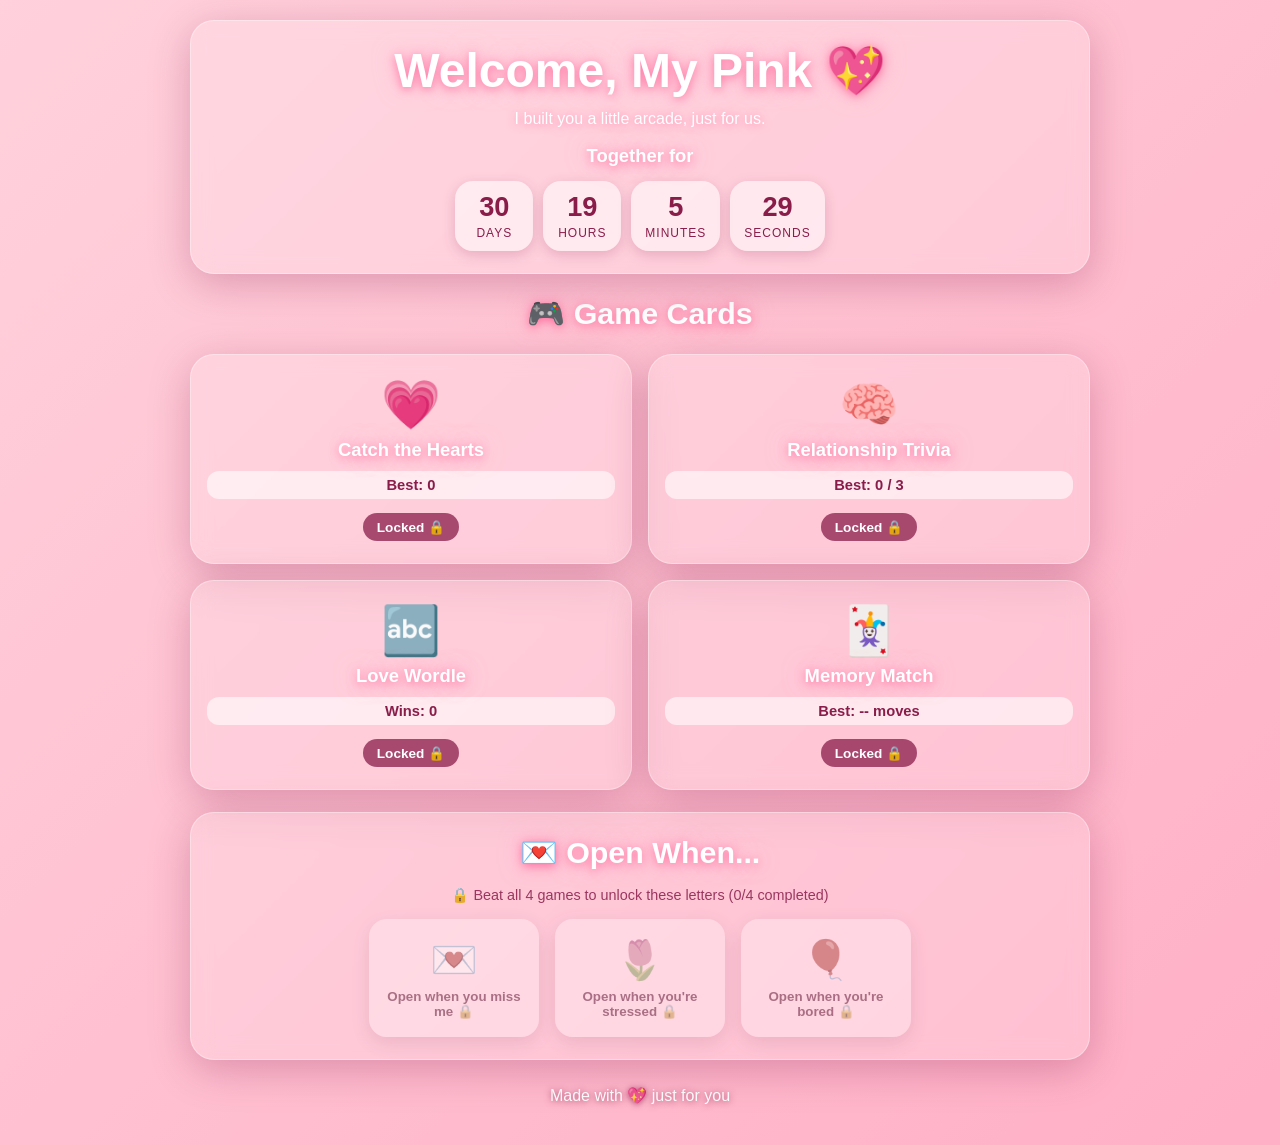
<file: Love-Arcade/index.html>
<!DOCTYPE html>
<html lang="en">
<head>
  <meta charset="UTF-8">
  <meta name="viewport" content="width=device-width, initial-scale=1.0">
  <title>Love Arcade 💖</title>
  <link rel="stylesheet" href="style.css">
  <style>
    /* Softlock styling for Open When envelopes */
    .envelope.locked {
      opacity: 0.55;
      filter: grayscale(0.45);
      cursor: not-allowed;
      position: relative;
    }
    .envelope.locked::after {
      content: " 🔒";
    }
    .envelopes-hint {
      text-align: center;
      font-size: 0.9rem;
      opacity: 0.85;
      margin-bottom: 12px;
    }
  </style>
</head>
<body>
  <div class="container">

    <header class="hero glass">
      <h1>Welcome, <span id="herName">My Pink</span> 💖</h1>
      <p class="tag">I built you a little arcade, just for us.</p>
      <h3>Together for</h3>
      <div class="counter" id="counter">
        <div class="unit"><b id="cDays">0</b><span>Days</span></div>
        <div class="unit"><b id="cHours">0</b><span>Hours</span></div>
        <div class="unit"><b id="cMins">0</b><span>Minutes</span></div>
        <div class="unit"><b id="cSecs">0</b><span>Seconds</span></div>
      </div>
    </header>

    <h2>🎮 Game Cards</h2>
    <section class="grid">
      <a class="game-card" href="games/catch-hearts.html">
        <span class="icon">💗</span>
        <h3>Catch the Hearts</h3>
        <div class="best" id="bestHearts">Best: 0</div>
        <span class="badge locked" id="badgeHearts">Locked 🔒</span>
      </a>
      <a class="game-card" href="games/trivia.html">
        <span class="icon">🧠</span>
        <h3>Relationship Trivia</h3>
        <div class="best" id="bestTrivia">Best: 0 / 3</div>
        <span class="badge locked" id="badgeTrivia">Locked 🔒</span>
      </a>
      <a class="game-card" href="games/wordle.html">
        <span class="icon">🔤</span>
        <h3>Love Wordle</h3>
        <div class="best" id="bestWordle">Wins: 0</div>
        <span class="badge locked" id="badgeWordle">Locked 🔒</span>
      </a>
      <a class="game-card" href="games/memory.html">
        <span class="icon">🃏</span>
        <h3>Memory Match</h3>
        <div class="best" id="bestMemory">Best: -- moves</div>
        <span class="badge locked" id="badgeMemory">Locked 🔒</span>
      </a>
    </section>

    <section class="glass">
      <h2>💌 Open When...</h2>
      <p class="envelopes-hint" id="envelopesHint"></p>
      <div class="envelopes">
        <button class="envelope" data-key="miss"><span class="e">💌</span>Open when you miss me</button>
        <button class="envelope" data-key="stressed"><span class="e">🌷</span>Open when you're stressed</button>
        <button class="envelope" data-key="bored"><span class="e">🎈</span>Open when you're bored</button>
      </div>
    </section>

    <footer>Made with 💖 just for you</footer>
  </div>

  <div class="modal hidden" id="modal">
    <div class="card">
      <h2 id="modalTitle"></h2>
      <p id="modalText"></p>
      <button class="btn small" id="modalClose">Close 💕</button>
    </div>
  </div>

  <script>
    /* ===== CUSTOMIZE: edit these values ===== */
    const HER_NAME = "My Pink";
    const START_DATE = "2026-11-04";            // YYYY-MM-DD (counts from midnight, her local time)
    const NOTES = {
      miss:     { title: "When you miss me 💌",     text: "Close your eyes and think of my hug. I'm always just an alarm away XD, and I'm missing you right back." },
      stressed: { title: "When you're stressed 🌷", text: "Breathe in, breathe out. You are strong, and I'm so proud of you. You've got this." },
      bored:    { title: "When you're bored 🎈",    text: "Challenge accepted: beat my high score in every game here. Loser owes the winner picture" }
    };
    /* ======================================= */

    document.getElementById("herName").textContent = HER_NAME;

    // Live counter
    const start = new Date(START_DATE + "T00:00:00");
    function tick() {
      let diff = Math.max(0, Date.now() - start.getTime());
      const secs = Math.floor(diff / 1000);
      const days = Math.floor(secs / 86400);
      const hours = Math.floor((secs % 86400) / 3600);
      const mins = Math.floor((secs % 3600) / 60);
      const s = secs % 60;
      document.getElementById("cDays").textContent = days;
      document.getElementById("cHours").textContent = hours;
      document.getElementById("cMins").textContent = mins;
      document.getElementById("cSecs").textContent = s;
    }
    tick();
    setInterval(tick, 1000);

    // Safe localStorage read
    function ls(key, fallback) {
      try {
        const v = localStorage.getItem(key);
        return v === null ? fallback : v;
      } catch (e) { return fallback; }
    }
    function setBadge(id, unlocked) {
      const el = document.getElementById(id);
      if (unlocked) {
        el.textContent = "Secret Unlocked 💖";
        el.className = "badge unlocked";
      } else {
        el.textContent = "Locked 🔒";
        el.className = "badge locked";
      }
    }

    // Track unlock state of each game
    const gamesStatus = [
      { name: "Catch the Hearts",    won: ls("heartsUnlocked", "false") === "true" },
      { name: "Relationship Trivia", won: ls("triviaUnlocked", "false") === "true" },
      { name: "Love Wordle",         won: parseInt(ls("wordleWins", "0"), 10) > 0 },
      { name: "Memory Match",        won: ls("memoryUnlocked", "false") === "true" }
    ];

    // Game cards
    document.getElementById("bestHearts").textContent = "Best: " + ls("heartsBest", "0");
    setBadge("badgeHearts", gamesStatus[0].won);

    document.getElementById("bestTrivia").textContent = "Best: " + ls("triviaBest", "0") + " / 3";
    setBadge("badgeTrivia", gamesStatus[1].won);

    document.getElementById("bestWordle").textContent = "Wins: " + ls("wordleWins", "0");
    setBadge("badgeWordle", gamesStatus[2].won);

    // Show best Memory Match score across difficulties (or fallback to legacy memoryBest)
    const memScores = ["memoryBest_easy", "memoryBest_medium", "memoryBest_hard", "memoryBest"]
      .map(k => parseInt(ls(k, "0"), 10))
      .filter(n => n > 0);
    const mb = memScores.length ? Math.min(...memScores) : null;
    document.getElementById("bestMemory").textContent = "Best: " + (mb ? mb + " moves" : "-- moves");
    setBadge("badgeMemory", gamesStatus[3].won);

    // Softlock check for Open When envelopes
    const remainingGames = gamesStatus.filter(g => !g.won);
    const allGamesWon = remainingGames.length === 0;
    const hintEl = document.getElementById("envelopesHint");
    const envelopeBtns = document.querySelectorAll(".envelope");

    if (allGamesWon) {
      hintEl.textContent = "💖 All games beaten! Your secret letters are unlocked:";
    } else {
      const wonCount = gamesStatus.length - remainingGames.length;
      hintEl.textContent = `🔒 Beat all 4 games to unlock these letters (${wonCount}/4 completed)`;
      envelopeBtns.forEach(btn => btn.classList.add("locked"));
    }

    // Envelopes modal
    const modal = document.getElementById("modal");
    envelopeBtns.forEach(btn => {
      btn.addEventListener("click", () => {
        if (!allGamesWon) {
          const missingNames = remainingGames.map(g => g.name).join(", ");
          document.getElementById("modalTitle").textContent = "Letters Locked 🔒";
          document.getElementById("modalText").textContent =
            `Beat all 4 arcade games first to unlock your Open When letters! Still to beat: ${missingNames}.`;
          modal.classList.remove("hidden");
          return;
        }

        const n = NOTES[btn.dataset.key];
        document.getElementById("modalTitle").textContent = n.title;
        document.getElementById("modalText").textContent = n.text;
        modal.classList.remove("hidden");
      });
    });
    document.getElementById("modalClose").addEventListener("click", () => modal.classList.add("hidden"));
    modal.addEventListener("click", e => { if (e.target === modal) modal.classList.add("hidden"); });
    document.addEventListener("keydown", e => { if (e.key === "Escape") modal.classList.add("hidden"); });
  </script>
</body>
</html>
</file>
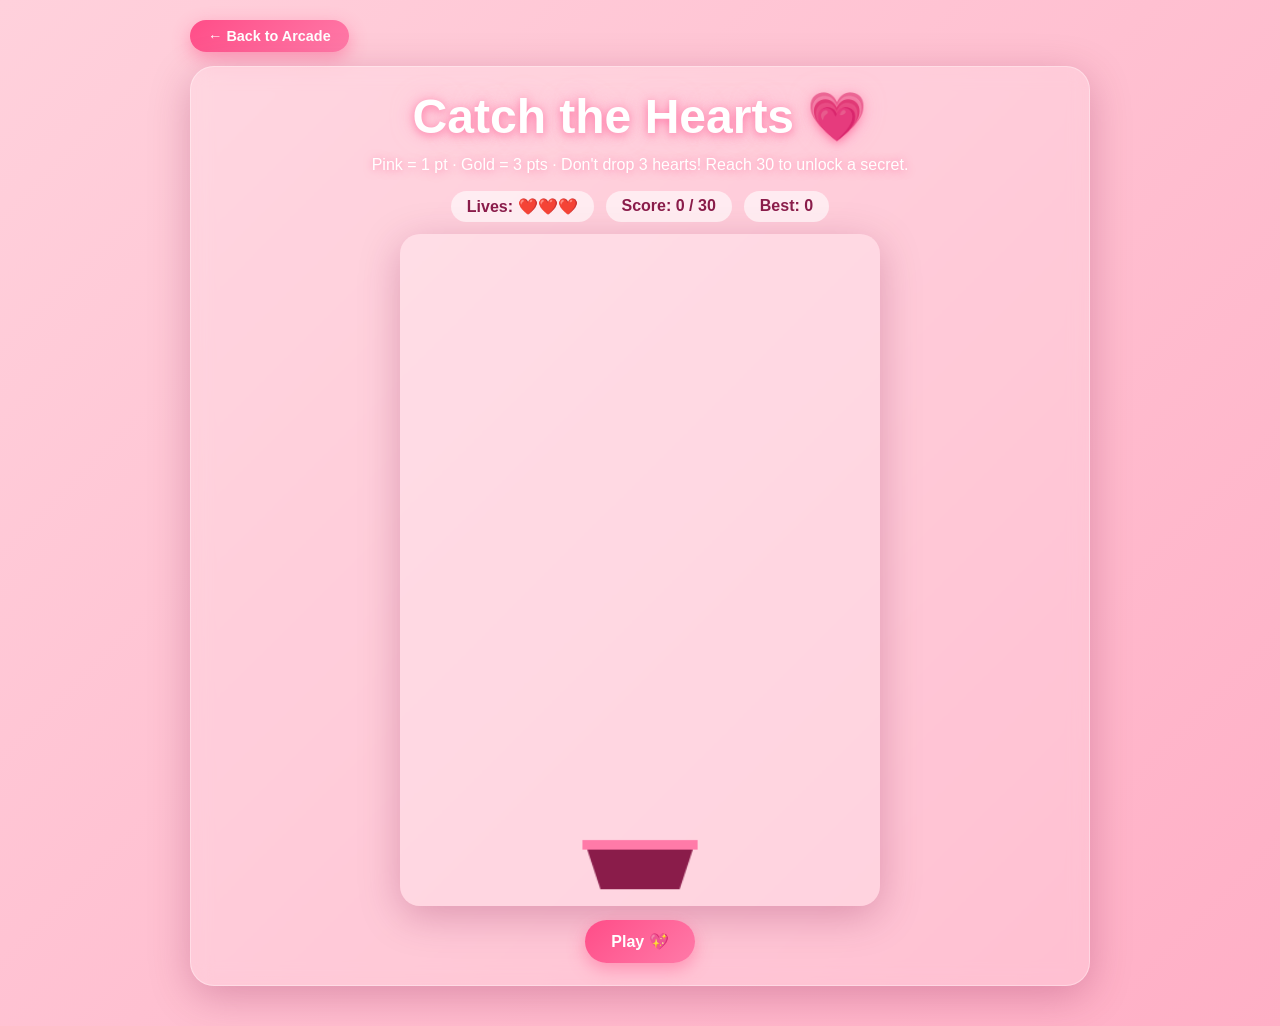
<file: Love-Arcade/games/catch-hearts.html>
<!DOCTYPE html>
<html lang="en">
<head>
  <meta charset="UTF-8">
  <meta name="viewport" content="width=device-width, initial-scale=1.0, user-scalable=no">
  <title>Catch the Hearts 💗</title>
  <link rel="stylesheet" href="../style.css">
  <style>
    /* Overlay Pop-up Modal (matches Memory Match & index.html) */
    .game-modal {
      position: fixed;
      inset: 0;
      background: rgba(15, 10, 25, 0.72);
      backdrop-filter: blur(6px);
      -webkit-backdrop-filter: blur(6px);
      display: flex;
      align-items: center;
      justify-content: center;
      padding: 20px;
      z-index: 999;
      animation: fadeIn 0.25s ease;
    }
    .game-modal.hidden {
      display: none;
    }
    .game-modal-card {
      background: rgba(255, 255, 255, 0.96);
      color: #2b1d2e;
      max-width: 400px;
      width: 100%;
      padding: 28px 24px;
      border-radius: 22px;
      text-align: center;
      box-shadow: 0 20px 50px rgba(0, 0, 0, 0.35);
      animation: popUp 0.28s cubic-bezier(0.18, 0.89, 0.32, 1.28);
    }
    .game-modal-card.win-theme {
      border: 2px solid #ff758f;
    }
    .game-modal-card.lose-theme {
      border: 2px solid #adb5bd;
    }
    .game-modal-card h2 {
      margin-top: 0;
      margin-bottom: 10px;
    }
    .game-modal-card p {
      line-height: 1.55;
      margin-bottom: 18px;
    }
    .modal-actions {
      display: flex;
      gap: 10px;
      justify-content: center;
      flex-wrap: wrap;
    }
    @keyframes fadeIn {
      from { opacity: 0; }
      to { opacity: 1; }
    }
    @keyframes popUp {
      from { opacity: 0; transform: scale(0.85) translateY(12px); }
      to { opacity: 1; transform: scale(1) translateY(0); }
    }
  </style>
</head>
<body>
  <div class="container">
    <a class="btn small back-btn" href="../index.html">← Back to Arcade</a>

    <div class="glass">
      <h1>Catch the Hearts 💗</h1>
      <p class="subtitle">Pink = 1 pt · Gold = 3 pts · Don't drop 3 hearts! Reach 30 to unlock a secret.</p>

      <div class="stats">
        <div class="pill">Lives: <span id="lives">❤️❤️❤️</span></div>
        <div class="pill">Score: <span id="score">0</span> / 30</div>
        <div class="pill">Best: <span id="best">0</span></div>
      </div>

      <canvas id="gameCanvas" width="400" height="560"></canvas>

      <div class="center" style="margin-top:14px; display:flex; gap:10px; justify-content:center; flex-wrap:wrap;">
        <button class="btn" id="startBtn">Play 💖</button>
        <button class="btn hidden" id="viewSecretBtn">View Secret 💖</button>
      </div>
    </div>
  </div>

  <!-- Pop-up Modal Over the Game (Win & Lose) -->
  <div class="game-modal hidden" id="gameModal">
    <div class="game-modal-card" id="modalCard">
      <h2 id="modalTitle"></h2>
      <p id="modalText"></p>
      <div class="modal-actions">
        <button class="btn" id="modalPlayAgainBtn">Play Again 💖</button>
        <button class="btn small" id="modalCloseBtn">Close 💕</button>
      </div>
    </div>
  </div>

  <script>
    /* ===== CUSTOMIZE ===== */
    const SECRET_MESSAGE = "You caught my heart a long time ago, and I'm never asking for it back. I love you infinitly. 💖";
    const WIN_SCORE = 30;
    const MAX_LIVES = 3;
    /* ===================== */

    const canvas = document.getElementById("gameCanvas");
    const ctx = canvas.getContext("2d");
    const W = canvas.width, H = canvas.height;

    const livesEl = document.getElementById("lives");
    const scoreEl = document.getElementById("score");
    const bestEl = document.getElementById("best");
    const startBtn = document.getElementById("startBtn");
    const viewSecretBtn = document.getElementById("viewSecretBtn");

    // Modal elements
    const gameModal = document.getElementById("gameModal");
    const modalCard = document.getElementById("modalCard");
    const modalTitle = document.getElementById("modalTitle");
    const modalText = document.getElementById("modalText");
    const modalPlayAgainBtn = document.getElementById("modalPlayAgainBtn");
    const modalCloseBtn = document.getElementById("modalCloseBtn");

    function lsGet(k, d) { try { const v = localStorage.getItem(k); return v === null ? d : v; } catch (e) { return d; } }
    function lsSet(k, v) { try { localStorage.setItem(k, v); } catch (e) {} }

    let best = parseInt(lsGet("heartsBest", "0"), 10) || 0;
    bestEl.textContent = best;
    if (lsGet("heartsUnlocked", "false") === "true") {
      viewSecretBtn.classList.remove("hidden");
    }

    const basket = { w: 90, h: 36, x: W / 2 - 45, y: H - 50, speed: 7 };
    let hearts = [];
    let score = 0;
    let lives = MAX_LIVES;
    let running = false;
    let spawnTimer = 0;
    let lastTime = 0;
    let missFlash = 0;
    let keys = { left: false, right: false };
    let ended = false;

    function showModal({ title, text, theme, showPlayAgain = true }) {
      modalTitle.textContent = title;
      modalText.textContent = text;
      modalCard.classList.remove("win-theme", "lose-theme");
      if (theme) modalCard.classList.add(theme);
      modalPlayAgainBtn.style.display = showPlayAgain ? "inline-block" : "none";
      gameModal.classList.remove("hidden");
    }

    function hideModal() {
      gameModal.classList.add("hidden");
    }

    function updateLivesDisplay() {
      const full = "❤️".repeat(Math.max(0, lives));
      const empty = "🤍".repeat(Math.max(0, MAX_LIVES - lives));
      livesEl.textContent = full + empty;
    }

    function drawHeart(x, y, size, color) {
      ctx.save();
      ctx.translate(x, y);
      ctx.beginPath();
      const s = size / 2;
      ctx.moveTo(0, s * 0.6);
      ctx.bezierCurveTo(-s * 1.6, -s * 0.4, -s * 0.7, -s * 1.4, 0, -s * 0.5);
      ctx.bezierCurveTo(s * 0.7, -s * 1.4, s * 1.6, -s * 0.4, 0, s * 0.6);
      ctx.closePath();
      ctx.fillStyle = color;
      ctx.shadowColor = color;
      ctx.shadowBlur = 10;
      ctx.fill();
      ctx.restore();
    }

    function drawBasket() {
      ctx.save();
      ctx.fillStyle = "#8a1c4a";
      ctx.beginPath();
      ctx.moveTo(basket.x, basket.y);
      ctx.lineTo(basket.x + basket.w, basket.y);
      ctx.lineTo(basket.x + basket.w - 12, basket.y + basket.h);
      ctx.lineTo(basket.x + 12, basket.y + basket.h);
      ctx.closePath();
      ctx.fill();
      ctx.fillStyle = "#ff7aa8";
      ctx.fillRect(basket.x - 3, basket.y - 5, basket.w + 6, 8);
      ctx.restore();
    }

    function spawnHeart() {
      const golden = Math.random() < 0.2;
      hearts.push({
        x: 20 + Math.random() * (W - 40),
        y: -20,
        size: golden ? 30 : 28,
        speed: 2 + Math.random() * 2 + score / 40,
        golden: golden
      });
    }

    function update(dt) {
      if (keys.left) basket.x -= basket.speed * dt;
      if (keys.right) basket.x += basket.speed * dt;
      basket.x = Math.max(0, Math.min(W - basket.w, basket.x));

      if (missFlash > 0) missFlash = Math.max(0, missFlash - 0.06 * dt);

      spawnTimer += dt;
      if (spawnTimer > 28) { spawnHeart(); spawnTimer = 0; }

      for (let i = hearts.length - 1; i >= 0; i--) {
        const h = hearts[i];
        h.y += h.speed * dt;

        const caught = h.y + h.size / 2 >= basket.y &&
                       h.y <= basket.y + basket.h &&
                       h.x >= basket.x - 6 && h.x <= basket.x + basket.w + 6;
        if (caught) {
          score += h.golden ? 3 : 1;
          scoreEl.textContent = score;
          hearts.splice(i, 1);
          checkWin();
        } else if (h.y > H + 15) {
          hearts.splice(i, 1);
          loseLife();
          if (ended) return;
        }
      }
    }

    function draw() {
      ctx.clearRect(0, 0, W, H);

      // Subtle red flash when a heart drops
      if (missFlash > 0) {
        ctx.fillStyle = `rgba(255, 77, 109, ${missFlash * 0.28})`;
        ctx.fillRect(0, 0, W, H);
      }

      hearts.forEach(h => drawHeart(h.x, h.y, h.size, h.golden ? "#ffc300" : "#ff4d88"));
      drawBasket();
    }

    function loop(ts) {
      if (!running) return;
      const dt = Math.min(2.5, (ts - lastTime) / 16.67 || 1);
      lastTime = ts;
      update(dt);
      draw();
      if (running) requestAnimationFrame(loop);
    }

    function loseLife() {
      if (ended) return;
      lives--;
      missFlash = 1;
      updateLivesDisplay();

      if (lives <= 0) {
        ended = true;
        running = false;
        draw();
        startBtn.textContent = "Play Again 💖";
        startBtn.classList.remove("hidden");

        setTimeout(() => {
          showModal({
            title: "Out of Hearts 💔",
            text: `You dropped 3 hearts and finished with ${score} / ${WIN_SCORE} points. Try again to unlock the secret!`,
            theme: "lose-theme",
            showPlayAgain: true
          });
        }, 250);
      }
    }

    function checkWin() {
      if (score > best) {
        best = score;
        bestEl.textContent = best;
        lsSet("heartsBest", String(best));
      }
      if (score >= WIN_SCORE && !ended) {
        ended = true;
        running = false;
        lsSet("heartsUnlocked", "true");
        viewSecretBtn.classList.remove("hidden");
        startBtn.textContent = "Play Again 💖";
        startBtn.classList.remove("hidden");
        draw();

        setTimeout(() => {
          showModal({
            title: "💌 Secret Unlocked!",
            text: SECRET_MESSAGE,
            theme: "win-theme",
            showPlayAgain: true
          });
        }, 250);
      }
    }

    function startGame() {
      hideModal();
      score = 0;
      lives = MAX_LIVES;
      missFlash = 0;
      scoreEl.textContent = 0;
      updateLivesDisplay();
      hearts = [];
      spawnTimer = 0;
      ended = false;
      basket.x = W / 2 - basket.w / 2;
      running = true;
      startBtn.classList.add("hidden");
      lastTime = performance.now();
      requestAnimationFrame(loop);
    }

    startBtn.addEventListener("click", startGame);
    modalPlayAgainBtn.addEventListener("click", startGame);
    modalCloseBtn.addEventListener("click", hideModal);
    gameModal.addEventListener("click", e => { if (e.target === gameModal) hideModal(); });
    document.addEventListener("keydown", e => { if (e.key === "Escape") hideModal(); });

    viewSecretBtn.addEventListener("click", () => {
      showModal({
        title: "💌 Secret Unlocked!",
        text: SECRET_MESSAGE,
        theme: "win-theme",
        showPlayAgain: false
      });
    });

    // Keyboard
    window.addEventListener("keydown", e => {
      if (e.key === "ArrowLeft") { keys.left = true; e.preventDefault(); }
      if (e.key === "ArrowRight") { keys.right = true; e.preventDefault(); }
    });
    window.addEventListener("keyup", e => {
      if (e.key === "ArrowLeft") keys.left = false;
      if (e.key === "ArrowRight") keys.right = false;
    });

    // Mouse + touch
    function moveBasketTo(clientX) {
      const rect = canvas.getBoundingClientRect();
      const scale = W / rect.width;
      basket.x = (clientX - rect.left) * scale - basket.w / 2;
      basket.x = Math.max(0, Math.min(W - basket.w, basket.x));
    }
    canvas.addEventListener("mousemove", e => { if (running) moveBasketTo(e.clientX); });
    canvas.addEventListener("touchstart", e => { if (running) { moveBasketTo(e.touches[0].clientX); e.preventDefault(); } }, { passive: false });
    canvas.addEventListener("touchmove", e => { if (running) { moveBasketTo(e.touches[0].clientX); e.preventDefault(); } }, { passive: false });

    // Initial idle frame
    updateLivesDisplay();
    draw();
  </script>
</body>
</html>
</file>
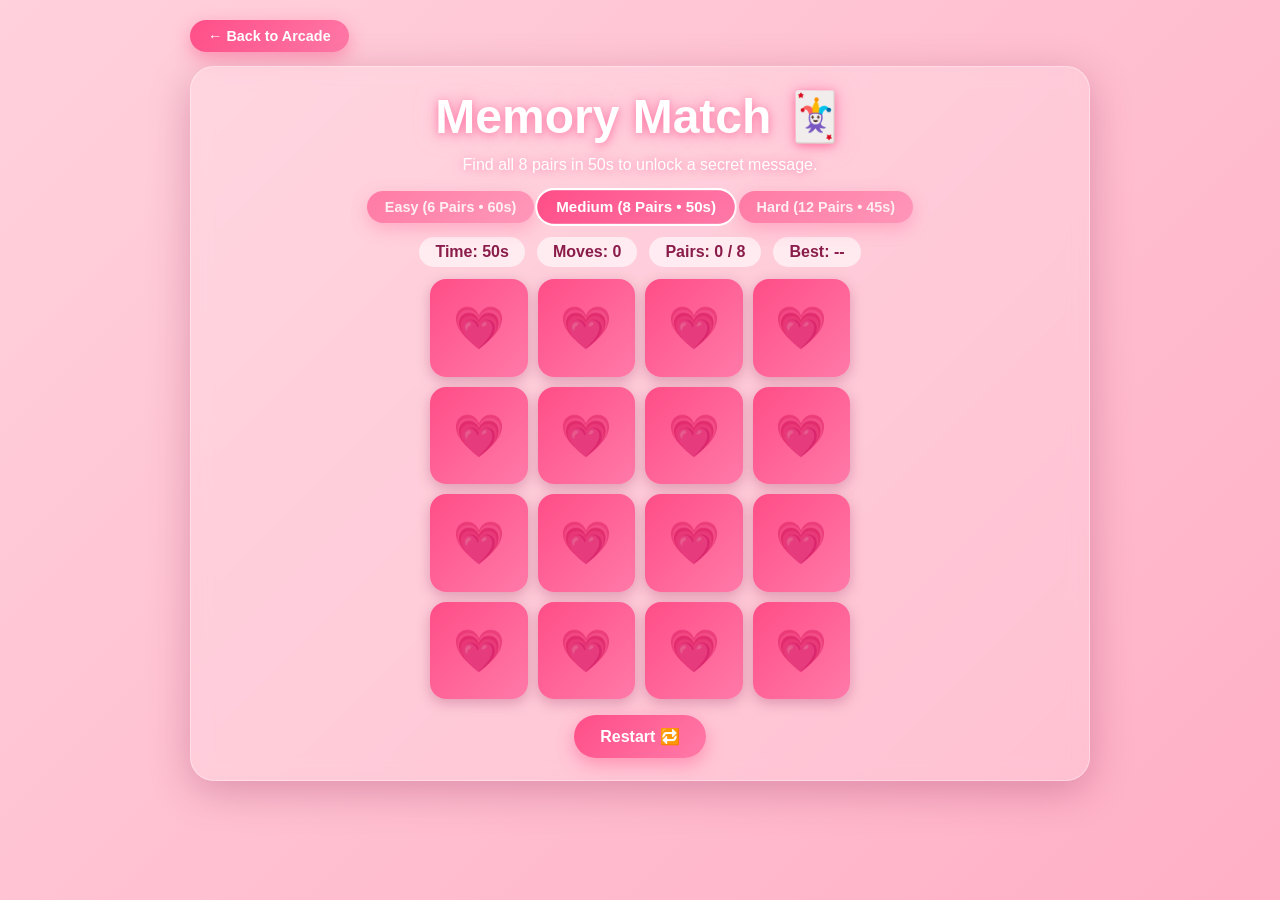
<file: Love-Arcade/games/memory.html>
<!DOCTYPE html>
<html lang="en">
<head>
  <meta charset="UTF-8">
  <meta name="viewport" content="width=device-width, initial-scale=1.0">
  <title>Memory Match 🃏</title>
  <link rel="stylesheet" href="../style.css">
  <style>
    /* Minimal helpers for difficulty selector, dynamic columns, and timer states */
    .difficulty-bar {
      display: flex;
      justify-content: center;
      gap: 8px;
      margin-bottom: 14px;
      flex-wrap: wrap;
    }
    .diff-btn {
      opacity: 0.65;
      transition: transform 0.15s ease, opacity 0.15s ease;
    }
    .diff-btn.active {
      opacity: 1;
      transform: scale(1.05);
      box-shadow: 0 0 0 2px currentColor;
    }
    .pill.warning {
      color: #ff4d6d;
      font-weight: bold;
      animation: pulse 0.8s infinite alternate;
    }
    @keyframes pulse {
      from { transform: scale(1); }
      to { transform: scale(1.06); }
    }
    .game-status {
      text-align: center;
      margin-top: 14px;
      font-weight: bold;
      color: #ff4d6d;
    }
  </style>
</head>
<body>
  <div class="container">
    <a class="btn small back-btn" href="../index.html">← Back to Arcade</a>

    <div class="glass">
      <h1>Memory Match 🃏</h1>
      <p class="subtitle" id="subtitle">Find all 8 pairs before time runs out to unlock a secret message.</p>

      <!-- Difficulty Selector -->
      <div class="difficulty-bar" id="difficultyBar">
        <button class="btn small diff-btn" data-diff="easy">Easy (6 Pairs • 60s)</button>
        <button class="btn small diff-btn active" data-diff="medium">Medium (8 Pairs • 50s)</button>
        <button class="btn small diff-btn" data-diff="hard">Hard (12 Pairs • 45s)</button>
      </div>

      <div class="stats">
        <div class="pill" id="timerPill">Time: <span id="timer">50</span>s</div>
        <div class="pill">Moves: <span id="moves">0</span></div>
        <div class="pill">Pairs: <span id="pairs">0</span> / <span id="totalPairs">8</span></div>
        <div class="pill">Best: <span id="best">--</span></div>
      </div>

      <div class="memory-grid" id="grid"></div>

      <div class="game-status hidden" id="statusMsg"></div>

      <div class="center" style="margin-top:16px;">
        <button class="btn" id="restartBtn">Restart 🔁</button>
      </div>

      <div class="secret hidden" id="secret">
        <h3>🎉 Secret Unlocked 💖</h3>
        <p id="secretText"></p>
      </div>
    </div>
  </div>

  <script>
    /* ===== CUSTOMIZE ===== */
    const SECRET_MESSAGE = "Every pair I find reminds me that I already found my perfect match: you. I love you more than all of these emojis combined! 💖";

    const DIFFICULTIES = {
      easy: {
        label: "Easy",
        pairs: 6,
        time: 60,
        cols: 4, // 4x3 grid (12 cards)
        emojis: ["💖", "🧸", "🍓", "💌", "🎀", "🌸"]
      },
      medium: {
        label: "Medium",
        pairs: 8,
        time: 50,
        cols: 4, // 4x4 grid (16 cards)
        emojis: ["💖", "🧸", "🍓", "💌", "🎀", "🌸", "💍", "🥂"]
      },
      hard: {
        label: "Hard",
        pairs: 12,
        time: 45,
        cols: 6, // 6x4 grid (24 cards)
        emojis: ["💖", "🧸", "🍓", "💌", "🎀", "🌸", "💍", "🥂", "🦋", "🍫", "🌹", "✨"]
      }
    };
    /* ===================== */

    function lsGet(k, d) { try { const v = localStorage.getItem(k); return v === null ? d : v; } catch (e) { return d; } }
    function lsSet(k, v) { try { localStorage.setItem(k, v); } catch (e) {} }

    const gridEl = document.getElementById("grid");
    const subtitleEl = document.getElementById("subtitle");
    const timerPillEl = document.getElementById("timerPill");
    const timerEl = document.getElementById("timer");
    const movesEl = document.getElementById("moves");
    const pairsEl = document.getElementById("pairs");
    const totalPairsEl = document.getElementById("totalPairs");
    const bestEl = document.getElementById("best");
    const statusMsgEl = document.getElementById("statusMsg");
    const secretEl = document.getElementById("secret");
    document.getElementById("secretText").textContent = SECRET_MESSAGE;

    let currentDiff = "medium";
    let first = null;
    let second = null;
    let busy = false;
    let gameOver = false;
    let moves = 0;
    let matched = 0;
    let timeLeft = DIFFICULTIES[currentDiff].time;
    let timerInterval = null;
    let timerStarted = false;

    function showBest() {
      const b = lsGet("memoryBest_" + currentDiff, null);
      bestEl.textContent = b ? b + " moves" : "--";
    }

    function shuffle(arr) {
      for (let i = arr.length - 1; i > 0; i--) {
        const j = Math.floor(Math.random() * (i + 1));
        [arr[i], arr[j]] = [arr[j], arr[i]];
      }
      return arr;
    }

    function stopTimer() {
      if (timerInterval) {
        clearInterval(timerInterval);
        timerInterval = null;
      }
      timerStarted = false;
    }

    function startTimer() {
      if (timerStarted) return;
      timerStarted = true;
      timerInterval = setInterval(() => {
        timeLeft--;
        timerEl.textContent = timeLeft;

        if (timeLeft <= 10) {
          timerPillEl.classList.add("warning");
        }

        if (timeLeft <= 0) {
          lose();
        }
      }, 1000);
    }

    function buildBoard() {
      stopTimer();
      const config = DIFFICULTIES[currentDiff];

      gridEl.innerHTML = "";
      gridEl.style.gridTemplateColumns = `repeat(${config.cols}, minmax(0, 1fr))`;

      first = second = null;
      busy = false;
      gameOver = false;
      moves = 0;
      matched = 0;
      timeLeft = config.time;

      subtitleEl.textContent = `Find all ${config.pairs} pairs in ${config.time}s to unlock a secret message.`;
      timerEl.textContent = timeLeft;
      timerPillEl.classList.remove("warning");
      movesEl.textContent = 0;
      pairsEl.textContent = 0;
      totalPairsEl.textContent = config.pairs;
      statusMsgEl.classList.add("hidden");
      statusMsgEl.textContent = "";
      showBest();

      if (lsGet("memoryUnlocked", "false") === "true") secretEl.classList.remove("hidden");
      else secretEl.classList.add("hidden");

      const deck = shuffle(config.emojis.concat(config.emojis));
      deck.forEach(emoji => {
        const card = document.createElement("button");
        card.className = "mem-card";
        card.type = "button";
        card.dataset.emoji = emoji;
        card.setAttribute("aria-label", "Memory card");
        card.innerHTML =
          '<div class="mem-inner">' +
            '<div class="mem-face mem-front">💗</div>' +
            '<div class="mem-face mem-back">' + emoji + '</div>' +
          '</div>';
        card.addEventListener("click", () => flip(card));
        gridEl.appendChild(card);
      });
    }

    function flip(card) {
      if (busy || gameOver) return;
      if (card.classList.contains("flipped") || card.classList.contains("matched")) return;

      // Start countdown on the player's very first flip
      if (!timerStarted) startTimer();

      card.classList.add("flipped");

      if (!first) {
        first = card;
        return;
      }

      second = card;
      busy = true;
      moves++;
      movesEl.textContent = moves;

      if (first.dataset.emoji === second.dataset.emoji) {
        first.classList.add("matched");
        second.classList.add("matched");
        matched++;
        pairsEl.textContent = matched;
        first = second = null;
        busy = false;
        if (matched === DIFFICULTIES[currentDiff].pairs) win();
      } else {
        setTimeout(() => {
          if (first) first.classList.remove("flipped");
          if (second) second.classList.remove("flipped");
          first = second = null;
          busy = false;
        }, 750);
      }
    }

    function win() {
      stopTimer();
      gameOver = true;
      timerPillEl.classList.remove("warning");

      const bestKey = "memoryBest_" + currentDiff;
      const prev = parseInt(lsGet(bestKey, "0"), 10) || 0;
      if (prev === 0 || moves < prev) lsSet(bestKey, String(moves));
      lsSet("memoryUnlocked", "true");
      showBest();

      setTimeout(() => {
        secretEl.classList.remove("hidden");
        secretEl.scrollIntoView({ behavior: "smooth", block: "center" });
      }, 450);
    }

    function lose() {
      stopTimer();
      gameOver = true;
      busy = true;
      timerPillEl.classList.remove("warning");
      statusMsgEl.textContent = "⏰ Time's up! Hit Restart to try again.";
      statusMsgEl.classList.remove("hidden");
    }

    // Difficulty button listeners
    document.querySelectorAll(".diff-btn").forEach(btn => {
      btn.addEventListener("click", () => {
        const selected = btn.dataset.diff;
        if (selected === currentDiff && timerStarted === false && moves === 0) return;

        currentDiff = selected;
        document.querySelectorAll(".diff-btn").forEach(b => b.classList.remove("active"));
        btn.classList.add("active");
        buildBoard();
      });
    });

    document.getElementById("restartBtn").addEventListener("click", buildBoard);

    buildBoard();
  </script>
</body>
</html>
</file>
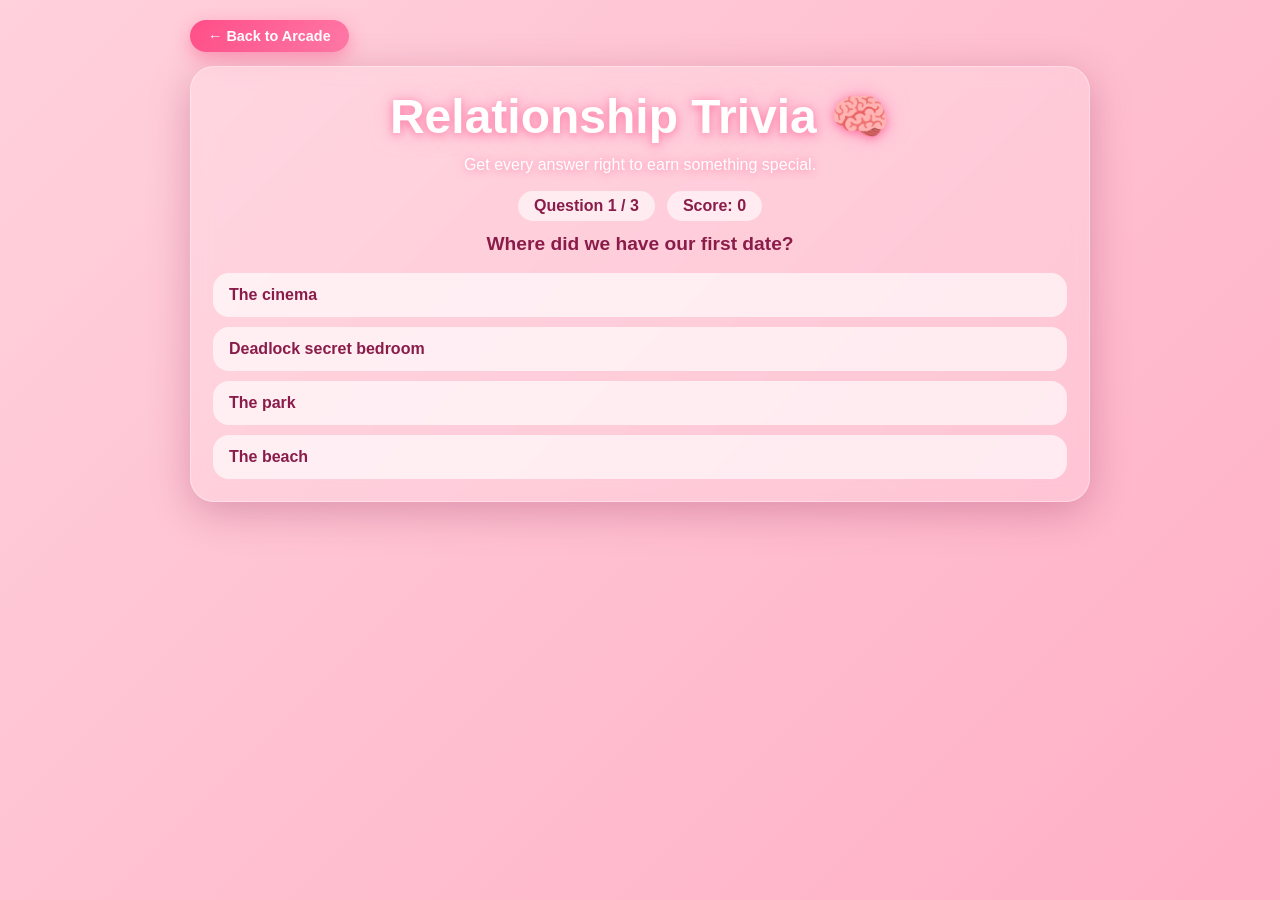
<file: Love-Arcade/games/trivia.html>
<!DOCTYPE html>
<html lang="en">
<head>
  <meta charset="UTF-8">
  <meta name="viewport" content="width=device-width, initial-scale=1.0">
  <title>Relationship Trivia 🧠</title>
  <link rel="stylesheet" href="../style.css">
</head>
<body>
  <div class="container">
    <a class="btn small back-btn" href="../index.html">← Back to Arcade</a>

    <div class="glass">
      <h1>Relationship Trivia 🧠</h1>
      <p class="subtitle">Get every answer right to earn something special.</p>

      <div class="stats">
        <div class="pill">Question <span id="qNum">1</span> / <span id="qTotal">3</span></div>
        <div class="pill">Score: <span id="score">0</span></div>
      </div>

      <div id="quiz">
        <div class="question" id="question"></div>
        <div class="options" id="options"></div>
      </div>

      <div class="center hidden" id="result">
        <h2 id="resultTitle"></h2>
        <p class="subtitle" id="resultText"></p>
        <button class="btn" id="retryBtn">Try Again 🔁</button>
      </div>

      <div class="certificate hidden" id="certificate">
        <div class="seal">🏅</div>
        <h2>Official Best Girlfriend Certificate</h2>
        <p>This certifies that</p>
        <h2 id="certName">My Pink</h2>
        <p>is hereby awarded the title of</p>
        <h3 style="color:#8a1c4a;text-shadow:none;">World's Best Girlfriend 💖</h3>
        <p id="certMessage" style="margin-top:12px;"></p>
        <p style="margin-top:10px;font-size:.85rem;">Signed with love, forever and always.</p>
      </div>
    </div>
  </div>

  <script>
    /* ===== CUSTOMIZE: your questions, options and the index (0-3) of the correct answer ===== */
    const HER_NAME = "My Pink";
    const SECRET_MESSAGE = "You got every single answer right, just like you got every single piece of my heart. I love you! 💖";
    const QUESTIONS = [
      {
        q: "Where did we have our first date?",
        options: ["The cinema", "Deadlock secret bedroom", "The park", "The beach"],
        answer: 1
      },
      {
        q: "What is my favorite thing about you?",
        options: ["Your smile", "Your laugh", "Your kindness", "All of the above"],
        answer: 3
      },
      {
        q: "What is our favorite thing to do together?",
        options: ["Watch movies", "Talk", "Meowing", "Play games"],
        answer: 1
      }
    ];
    /* ====================================================================================== */

    document.getElementById("certName").textContent = HER_NAME;
    document.getElementById("certMessage").textContent = SECRET_MESSAGE;
    document.getElementById("qTotal").textContent = QUESTIONS.length;

    function lsGet(k, d) { try { const v = localStorage.getItem(k); return v === null ? d : v; } catch (e) { return d; } }
    function lsSet(k, v) { try { localStorage.setItem(k, v); } catch (e) {} }

    const qNumEl = document.getElementById("qNum");
    const scoreEl = document.getElementById("score");
    const questionEl = document.getElementById("question");
    const optionsEl = document.getElementById("options");
    const quizEl = document.getElementById("quiz");
    const resultEl = document.getElementById("result");
    const certEl = document.getElementById("certificate");

    let current = 0;
    let score = 0;
    let locked = false;

    // Show certificate right away if already earned
    if (lsGet("triviaUnlocked", "false") === "true") {
      certEl.classList.remove("hidden");
    }

    function showQuestion() {
      locked = false;
      const item = QUESTIONS[current];
      qNumEl.textContent = current + 1;
      questionEl.textContent = item.q;
      optionsEl.innerHTML = "";
      item.options.forEach((opt, i) => {
        const b = document.createElement("button");
        b.className = "option";
        b.textContent = opt;
        b.addEventListener("click", () => choose(i, b));
        optionsEl.appendChild(b);
      });
    }

    function choose(i, btn) {
      if (locked) return;
      locked = true;
      const item = QUESTIONS[current];
      const buttons = optionsEl.querySelectorAll(".option");
      buttons.forEach(b => b.disabled = true);

      if (i === item.answer) {
        btn.classList.add("correct");
        score++;
        scoreEl.textContent = score;
      } else {
        btn.classList.add("wrong");
        buttons[item.answer].classList.add("correct");
      }

      setTimeout(() => {
        current++;
        if (current < QUESTIONS.length) showQuestion();
        else finish();
      }, 1100);
    }

    function finish() {
      quizEl.classList.add("hidden");
      resultEl.classList.remove("hidden");

      const prevBest = parseInt(lsGet("triviaBest", "0"), 10) || 0;
      if (score > prevBest) lsSet("triviaBest", String(score));

      if (score === QUESTIONS.length) {
        lsSet("triviaUnlocked", "true");
        document.getElementById("resultTitle").textContent = "Perfect score! 🎉";
        document.getElementById("resultText").textContent = "You know me so well. Your certificate is below!";
        certEl.classList.remove("hidden");
      } else {
        document.getElementById("resultTitle").textContent = "You scored " + score + " / " + QUESTIONS.length;
        document.getElementById("resultText").textContent = "So close! Get 100% to earn the certificate.";
      }
    }

    document.getElementById("retryBtn").addEventListener("click", () => {
      current = 0;
      score = 0;
      scoreEl.textContent = 0;
      resultEl.classList.add("hidden");
      quizEl.classList.remove("hidden");
      showQuestion();
    });

    showQuestion();
  </script>
</body>
</html>
</file>
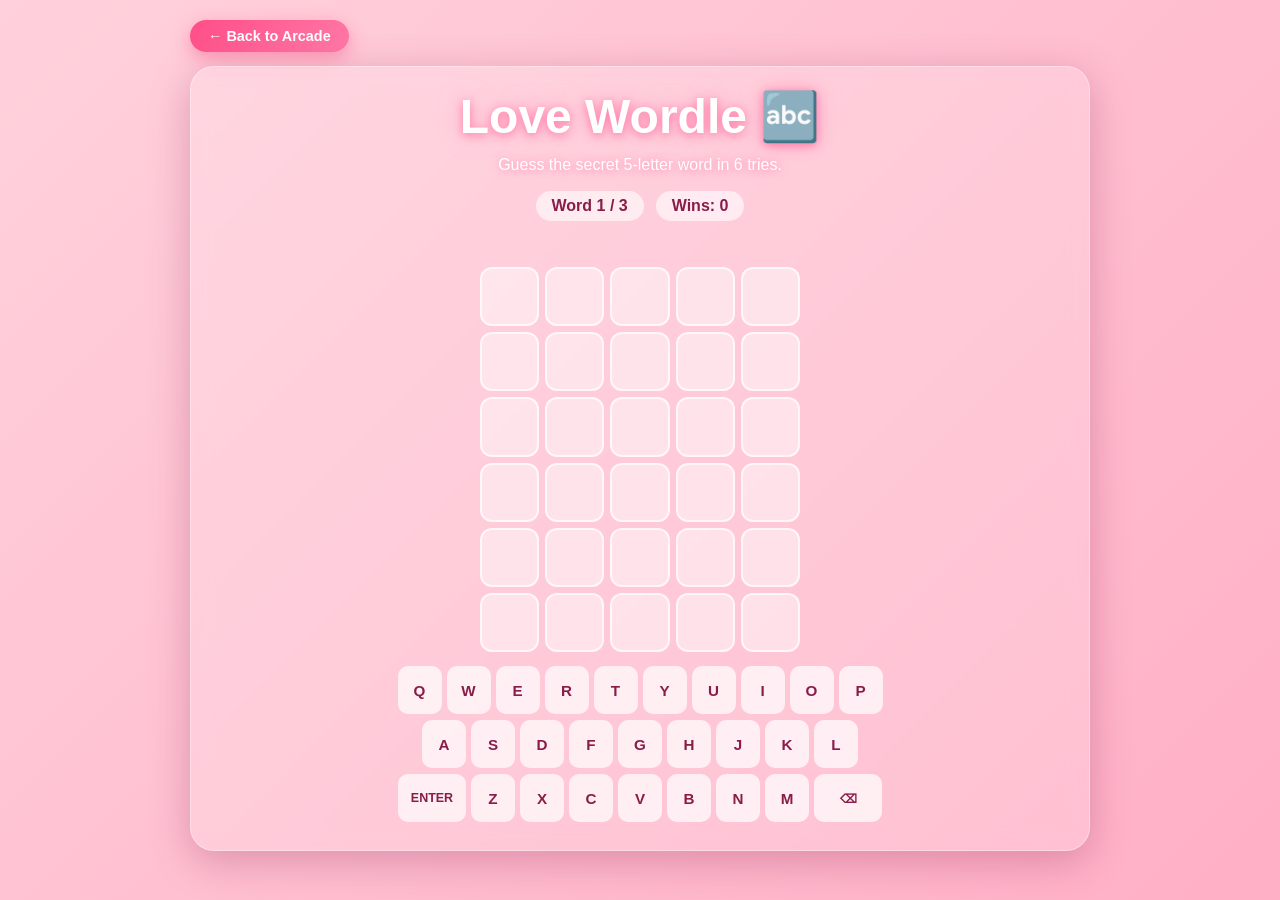
<file: Love-Arcade/games/wordle.html>
<!DOCTYPE html>
<html lang="en">
<head>
  <meta charset="UTF-8">
  <meta name="viewport" content="width=device-width, initial-scale=1.0">
  <title>Love Wordle 🔤</title>
  <link rel="stylesheet" href="../style.css">
</head>
<body>
  <div class="container">
    <a class="btn small back-btn" href="../index.html">← Back to Arcade</a>

    <div class="glass">
      <h1>Love Wordle 🔤</h1>
      <p class="subtitle">Guess the secret 5-letter word in 6 tries.</p>

      <div class="stats">
        <div class="pill">Word <span id="wNum">1</span> / <span id="wTotal">3</span></div>
        <div class="pill">Wins: <span id="wins">0</span></div>
      </div>

      <div class="toast" id="toast"></div>
      <div class="board" id="board"></div>
      <div class="keyboard" id="keyboard"></div>

      <div class="secret hidden" id="secret">
        <h3>💌 Secret Msg Unlocked!</h3>
        <p id="secretText"></p>
        <button class="btn small" id="nextBtn" style="margin-top:12px;">Next Word 💕</button>
      </div>

      <div class="center hidden" id="loseBox" style="margin-top:14px;">
        <p class="subtitle">The word was <b id="answerReveal"></b></p>
        <button class="btn small" id="retryBtn">Try Again 🔁</button>
      </div>
    </div>
  </div>

  <script>
    /* ===== CUSTOMIZE: 5-letter words + a secret message for each ===== */
    const WORDS = [
      { word: "PINKY", message: "Message #1: Our story started with a tiny hello, and it became my favorite chapter. 💖" },
      { word: "CUTIE", message: "Message #2: Every day with you is my favorite day. You make regular moments magical. 🌸" },
      { word: "HEART", message: "Message #3: You hold mine, and I'm holding yours. Forever. 💍" }
    ];
    /* ================================================================ */

    // Valid guesses: any 5 letters are accepted (keeps the game friendly, no dictionary needed)
    const ROWS = 6, COLS = 5;

    function lsGet(k, d) { try { const v = localStorage.getItem(k); return v === null ? d : v; } catch (e) { return d; } }
    function lsSet(k, v) { try { localStorage.setItem(k, v); } catch (e) {} }

    const boardEl = document.getElementById("board");
    const kbEl = document.getElementById("keyboard");
    const toastEl = document.getElementById("toast");
    const secretEl = document.getElementById("secret");
    const loseBox = document.getElementById("loseBox");
    const winsEl = document.getElementById("wins");

    document.getElementById("wTotal").textContent = WORDS.length;
    winsEl.textContent = lsGet("wordleWins", "0");

    let wordIndex = parseInt(lsGet("wordleIndex", "0"), 10) || 0;
    if (wordIndex >= WORDS.length) wordIndex = 0;

    let target = "";
    let row = 0, col = 0;
    let grid = [];
    let over = false;
    let keyState = {};

    function buildBoard() {
      boardEl.innerHTML = "";
      grid = [];
      for (let r = 0; r < ROWS; r++) {
        const rowEl = document.createElement("div");
        rowEl.className = "row";
        const tiles = [];
        for (let c = 0; c < COLS; c++) {
          const t = document.createElement("div");
          t.className = "tile";
          rowEl.appendChild(t);
          tiles.push(t);
        }
        boardEl.appendChild(rowEl);
        grid.push(tiles);
      }
    }

    function buildKeyboard() {
      kbEl.innerHTML = "";
      const layout = ["QWERTYUIOP", "ASDFGHJKL", "ENTER ZXCVBNM BACK"];
      layout.forEach(line => {
        const r = document.createElement("div");
        r.className = "key-row";
        line.split(" ").join("|").split("").length; // no-op for clarity
        const keys = line.includes(" ") ? ["ENTER", ..."ZXCVBNM".split(""), "BACK"] : line.split("");
        keys.forEach(k => {
          const b = document.createElement("button");
          b.className = "key" + (k.length > 1 ? " wide" : "");
          b.dataset.key = k;
          b.textContent = k === "BACK" ? "⌫" : k;
          b.addEventListener("click", () => handleKey(k));
          r.appendChild(b);
        });
        kbEl.appendChild(r);
      });
    }

    function toast(msg, ms) {
      toastEl.textContent = msg;
      if (ms) setTimeout(() => { if (toastEl.textContent === msg) toastEl.textContent = ""; }, ms);
    }

    function newGame() {
      target = WORDS[wordIndex].word.toUpperCase();
      row = 0; col = 0; over = false; keyState = {};
      document.getElementById("wNum").textContent = wordIndex + 1;
      secretEl.classList.add("hidden");
      loseBox.classList.add("hidden");
      toast("");
      buildBoard();
      buildKeyboard();
    }

    function handleKey(k) {
      if (over) return;
      if (k === "ENTER") return submit();
      if (k === "BACK") {
        if (col > 0) { col--; grid[row][col].textContent = ""; grid[row][col].classList.remove("filled"); }
        return;
      }
      if (/^[A-Z]$/.test(k) && col < COLS) {
        grid[row][col].textContent = k;
        grid[row][col].classList.add("filled");
        col++;
      }
    }

    function submit() {
      if (col < COLS) { toast("Not enough letters", 1200); return; }
      const guess = grid[row].map(t => t.textContent).join("");
      const result = evaluate(guess, target);

      result.forEach((state, i) => {
        grid[row][i].classList.remove("filled");
        grid[row][i].classList.add(state);
        updateKey(guess[i], state);
      });

      if (guess === target) return win();
      row++; col = 0;
      if (row >= ROWS) lose();
    }

    function evaluate(guess, answer) {
      const res = Array(COLS).fill("absent");
      const counts = {};
      for (let i = 0; i < COLS; i++) {
        if (guess[i] === answer[i]) res[i] = "correct";
        else counts[answer[i]] = (counts[answer[i]] || 0) + 1;
      }
      for (let i = 0; i < COLS; i++) {
        if (res[i] === "correct") continue;
        if (counts[guess[i]] > 0) { res[i] = "present"; counts[guess[i]]--; }
      }
      return res;
    }

    function updateKey(letter, state) {
      const rank = { absent: 1, present: 2, correct: 3 };
      if (!keyState[letter] || rank[state] > rank[keyState[letter]]) {
        keyState[letter] = state;
        const el = kbEl.querySelector('[data-key="' + letter + '"]');
        if (el) {
          el.classList.remove("absent", "present", "correct");
          el.classList.add(state);
        }
      }
    }

    function win() {
      over = true;
      const wins = (parseInt(lsGet("wordleWins", "0"), 10) || 0) + 1;
      lsSet("wordleWins", String(wins));
      winsEl.textContent = wins;
      toast("You got it! 🎉");
      document.getElementById("secretText").textContent = WORDS[wordIndex].message;
      secretEl.classList.remove("hidden");
    }

    function lose() {
      over = true;
      document.getElementById("answerReveal").textContent = target;
      loseBox.classList.remove("hidden");
    }

    document.getElementById("nextBtn").addEventListener("click", () => {
      wordIndex = (wordIndex + 1) % WORDS.length;
      lsSet("wordleIndex", String(wordIndex));
      newGame();
    });
    document.getElementById("retryBtn").addEventListener("click", newGame);

    // Physical keyboard
    window.addEventListener("keydown", e => {
      if (e.ctrlKey || e.metaKey || e.altKey) return;
      if (e.key === "Enter") handleKey("ENTER");
      else if (e.key === "Backspace") handleKey("BACK");
      else if (/^[a-zA-Z]$/.test(e.key)) handleKey(e.key.toUpperCase());
    });

    newGame();
  </script>
</body>
</html>
</file>
<file: Love-Arcade/style.css>
/* ===== Love Arcade - Shared Stylesheet ===== */
* { box-sizing: border-box; margin: 0; padding: 0; }

html, body { min-height: 100%; }

body {
  font-family: "Segoe UI", Tahoma, sans-serif;
  background: linear-gradient(135deg, #ffd1dc, #ff9ebb, #c9a7ff);
  background-size: 300% 300%;
  animation: bgShift 12s ease infinite;
  color: #8a1c4a;
  min-height: 100vh;
  padding: 20px 14px 40px;
  -webkit-tap-highlight-color: transparent;
}

@keyframes bgShift {
  0%   { background-position: 0% 50%; }
  50%  { background-position: 100% 50%; }
  100% { background-position: 0% 50%; }
}

h1, h2, h3 {
  color: #fff;
  text-shadow: 0 2px 10px rgba(255, 77, 136, 0.65), 0 0 22px rgba(255, 150, 190, 0.6);
  text-align: center;
}
h1 { font-size: clamp(1.9rem, 6vw, 3rem); margin-bottom: 8px; }
h2 { font-size: clamp(1.3rem, 4.5vw, 1.9rem); margin-bottom: 14px; }
h3 { font-size: 1.15rem; margin-bottom: 8px; }

p { line-height: 1.5; }

.container {
  max-width: 900px;
  margin: 0 auto;
}

.glass {
  background: rgba(255, 255, 255, 0.18);
  backdrop-filter: blur(10px);
  -webkit-backdrop-filter: blur(10px);
  border-radius: 24px;
  box-shadow: 0 10px 40px rgba(120, 0, 60, 0.25);
  border: 1px solid rgba(255, 255, 255, 0.35);
  padding: 22px;
}

.subtitle {
  text-align: center;
  color: #fff;
  text-shadow: 0 1px 8px rgba(255, 77, 136, 0.6);
  margin-bottom: 14px;
}

/* ===== Buttons ===== */
.btn {
  display: inline-block;
  border: none;
  cursor: pointer;
  font-family: inherit;
  font-size: 1rem;
  font-weight: 700;
  color: #fff;
  text-decoration: none;
  background: linear-gradient(135deg, #ff4d88, #ff7aa8);
  padding: 12px 26px;
  border-radius: 999px;
  box-shadow: 0 6px 18px rgba(255, 77, 136, 0.45);
  transition: transform 0.15s ease, box-shadow 0.15s ease;
  touch-action: manipulation;
}
.btn:hover { transform: translateY(-2px) scale(1.03); box-shadow: 0 10px 24px rgba(255, 77, 136, 0.55); }
.btn:active { transform: scale(0.97); }
.btn.small { padding: 8px 18px; font-size: 0.9rem; }

.back-btn {
  display: inline-block;
  margin-bottom: 14px;
}

.center { text-align: center; }
.hidden { display: none !important; }

/* ===== Hero & Counter ===== */
.hero { text-align: center; margin-bottom: 22px; }
.hero .tag { color: #fff; text-shadow: 0 1px 8px rgba(255,77,136,.6); margin-bottom: 14px; }

.counter {
  display: flex;
  flex-wrap: wrap;
  justify-content: center;
  gap: 10px;
  margin-top: 14px;
}
.counter .unit {
  background: rgba(255, 255, 255, 0.55);
  color: #8a1c4a;
  border-radius: 18px;
  padding: 10px 14px;
  min-width: 78px;
  text-align: center;
  box-shadow: 0 4px 14px rgba(120, 0, 60, 0.18);
}
.counter .unit b { display: block; font-size: 1.7rem; }
.counter .unit span { font-size: 0.75rem; text-transform: uppercase; letter-spacing: 1px; }

/* ===== Game Card Grid ===== */
.grid {
  display: grid;
  grid-template-columns: repeat(2, 1fr);
  gap: 16px;
  margin: 22px 0;
}
@media (max-width: 560px) {
  .grid { grid-template-columns: 1fr; }
}

.game-card {
  display: block;
  text-decoration: none;
  color: #8a1c4a;
  text-align: center;
  background: rgba(255, 255, 255, 0.18);
  backdrop-filter: blur(10px);
  -webkit-backdrop-filter: blur(10px);
  border-radius: 24px;
  box-shadow: 0 10px 40px rgba(120, 0, 60, 0.25);
  border: 1px solid rgba(255, 255, 255, 0.35);
  padding: 22px 16px;
  transition: transform 0.2s ease;
}
.game-card:hover { transform: translateY(-5px) scale(1.02); }
.game-card .icon { font-size: 3rem; display: block; margin-bottom: 6px; }
.game-card h3 { margin-bottom: 4px; }
.game-card .best {
  background: rgba(255, 255, 255, 0.6);
  border-radius: 12px;
  padding: 6px 10px;
  margin: 10px auto;
  font-weight: 600;
  font-size: 0.92rem;
}

.badge {
  display: inline-block;
  padding: 6px 14px;
  border-radius: 999px;
  font-size: 0.85rem;
  font-weight: 700;
  margin-top: 4px;
}
.badge.locked { background: rgba(138, 28, 74, 0.75); color: #fff; }
.badge.unlocked { background: linear-gradient(135deg, #ff4d88, #ff7aa8); color: #fff; box-shadow: 0 0 14px rgba(255, 77, 136, 0.7); }

/* ===== Envelopes ===== */
.envelopes {
  display: flex;
  flex-wrap: wrap;
  justify-content: center;
  gap: 16px;
  margin-top: 12px;
}
.envelope {
  cursor: pointer;
  border: none;
  font-family: inherit;
  width: 170px;
  padding: 18px 10px;
  border-radius: 18px;
  background: rgba(255, 255, 255, 0.55);
  color: #8a1c4a;
  font-weight: 700;
  box-shadow: 0 6px 20px rgba(120, 0, 60, 0.2);
  transition: transform 0.2s ease;
  touch-action: manipulation;
}
.envelope:hover { transform: translateY(-4px) rotate(-2deg); }
.envelope .e { font-size: 2.4rem; display: block; margin-bottom: 6px; }

/* ===== Modal ===== */
.modal {
  position: fixed;
  inset: 0;
  background: rgba(80, 0, 40, 0.55);
  display: flex;
  align-items: center;
  justify-content: center;
  padding: 20px;
  z-index: 100;
  animation: fadeIn 0.25s ease;
}
.modal .card {
  background: rgba(255, 255, 255, 0.92);
  color: #8a1c4a;
  border-radius: 24px;
  box-shadow: 0 10px 40px rgba(120, 0, 60, 0.45);
  padding: 28px 24px;
  max-width: 440px;
  width: 100%;
  text-align: center;
  animation: pop 0.3s ease;
}
.modal .card h2 { color: #ff4d88; text-shadow: none; }
.modal .card p { margin: 10px 0 18px; font-size: 1.05rem; }

@keyframes fadeIn { from { opacity: 0; } to { opacity: 1; } }
@keyframes pop { from { transform: scale(0.8); opacity: 0; } to { transform: scale(1); opacity: 1; } }

/* ===== Game Common ===== */
.stats {
  display: flex;
  justify-content: center;
  gap: 12px;
  flex-wrap: wrap;
  margin-bottom: 12px;
}
.stats .pill {
  background: rgba(255, 255, 255, 0.6);
  color: #8a1c4a;
  border-radius: 999px;
  padding: 6px 16px;
  font-weight: 700;
}

.secret {
  background: rgba(255, 255, 255, 0.9);
  color: #8a1c4a;
  border-radius: 20px;
  padding: 18px;
  margin-top: 16px;
  text-align: center;
  box-shadow: 0 6px 24px rgba(120, 0, 60, 0.3);
  animation: pop 0.4s ease;
}
.secret h3 { color: #ff4d88; text-shadow: none; }

/* Canvas */
#gameCanvas {
  display: block;
  width: 100%;
  max-width: 480px;
  margin: 0 auto;
  border-radius: 20px;
  background: rgba(255, 255, 255, 0.25);
  box-shadow: 0 10px 40px rgba(120, 0, 60, 0.25);
  touch-action: none;
}

/* ===== Trivia ===== */
.question { font-size: 1.2rem; font-weight: 700; text-align: center; margin: 12px 0 18px; }
.options { display: grid; gap: 10px; }
.option {
  border: none;
  cursor: pointer;
  font-family: inherit;
  font-size: 1rem;
  font-weight: 600;
  padding: 13px 16px;
  border-radius: 16px;
  background: rgba(255, 255, 255, 0.65);
  color: #8a1c4a;
  text-align: left;
  transition: transform 0.15s ease, background 0.2s ease;
  touch-action: manipulation;
}
.option:hover:not(:disabled) { transform: translateX(4px); background: rgba(255, 255, 255, 0.9); }
.option.correct { background: #b8f5c9; color: #14532d; }
.option.wrong { background: #ffb3c1; color: #7f1d1d; }

.certificate {
  background: #fff;
  color: #8a1c4a;
  border: 6px double #ff4d88;
  border-radius: 20px;
  padding: 26px 18px;
  text-align: center;
  margin-top: 16px;
  box-shadow: 0 10px 40px rgba(120, 0, 60, 0.3);
  animation: pop 0.5s ease;
}
.certificate h2 { color: #ff4d88; text-shadow: none; }
.certificate .seal { font-size: 3rem; }

/* ===== Wordle ===== */
.board { display: grid; grid-template-rows: repeat(6, 1fr); gap: 6px; max-width: 320px; margin: 0 auto 14px; }
.row { display: grid; grid-template-columns: repeat(5, 1fr); gap: 6px; }
.tile {
  aspect-ratio: 1;
  display: flex;
  align-items: center;
  justify-content: center;
  font-size: 1.7rem;
  font-weight: 800;
  text-transform: uppercase;
  background: rgba(255, 255, 255, 0.45);
  color: #8a1c4a;
  border: 2px solid rgba(255, 255, 255, 0.7);
  border-radius: 12px;
  transition: transform 0.2s ease;
}
.tile.filled { transform: scale(1.06); border-color: #ff4d88; }
.tile.correct { background: #ff4d88; color: #fff; border-color: #ff4d88; }
.tile.present { background: #ffc94d; color: #6b4a00; border-color: #ffc94d; }
.tile.absent { background: rgba(138, 28, 74, 0.7); color: #fff; border-color: transparent; }

.keyboard { max-width: 500px; margin: 0 auto; }
.key-row { display: flex; justify-content: center; gap: 5px; margin-bottom: 6px; }
.key {
  flex: 1;
  max-width: 44px;
  min-width: 26px;
  height: 48px;
  border: none;
  cursor: pointer;
  font-family: inherit;
  font-weight: 700;
  font-size: 0.95rem;
  border-radius: 10px;
  background: rgba(255, 255, 255, 0.7);
  color: #8a1c4a;
  touch-action: manipulation;
}
.key.wide { max-width: 68px; font-size: 0.78rem; }
.key.correct { background: #ff4d88; color: #fff; }
.key.present { background: #ffc94d; color: #6b4a00; }
.key.absent { background: rgba(138, 28, 74, 0.7); color: #fff; }

.toast {
  text-align: center;
  min-height: 26px;
  color: #fff;
  font-weight: 700;
  text-shadow: 0 1px 6px rgba(138, 28, 74, 0.8);
  margin-bottom: 8px;
}

/* ===== Memory ===== */
.memory-grid {
  display: grid;
  grid-template-columns: repeat(4, 1fr);
  gap: 10px;
  max-width: 420px;
  margin: 0 auto;
}
.mem-card {
  aspect-ratio: 1;
  perspective: 600px;
  cursor: pointer;
  border: none;
  background: none;
  touch-action: manipulation;
}
.mem-inner {
  position: relative;
  width: 100%;
  height: 100%;
  transition: transform 0.45s ease;
  transform-style: preserve-3d;
}
.mem-card.flipped .mem-inner,
.mem-card.matched .mem-inner { transform: rotateY(180deg); }
.mem-face {
  position: absolute;
  inset: 0;
  display: flex;
  align-items: center;
  justify-content: center;
  border-radius: 16px;
  backface-visibility: hidden;
  -webkit-backface-visibility: hidden;
  font-size: clamp(1.6rem, 8vw, 2.6rem);
  box-shadow: 0 4px 14px rgba(120, 0, 60, 0.25);
}
.mem-front { background: linear-gradient(135deg, #ff4d88, #ff7aa8); color: #fff; }
.mem-back { background: rgba(255, 255, 255, 0.92); transform: rotateY(180deg); }
.mem-card.matched .mem-back { background: #ffe0ec; box-shadow: 0 0 16px rgba(255, 77, 136, 0.7); }

/* ===== Footer ===== */
footer { text-align: center; color: #fff; margin-top: 26px; text-shadow: 0 1px 6px rgba(138, 28, 74, 0.7); }
</file>
